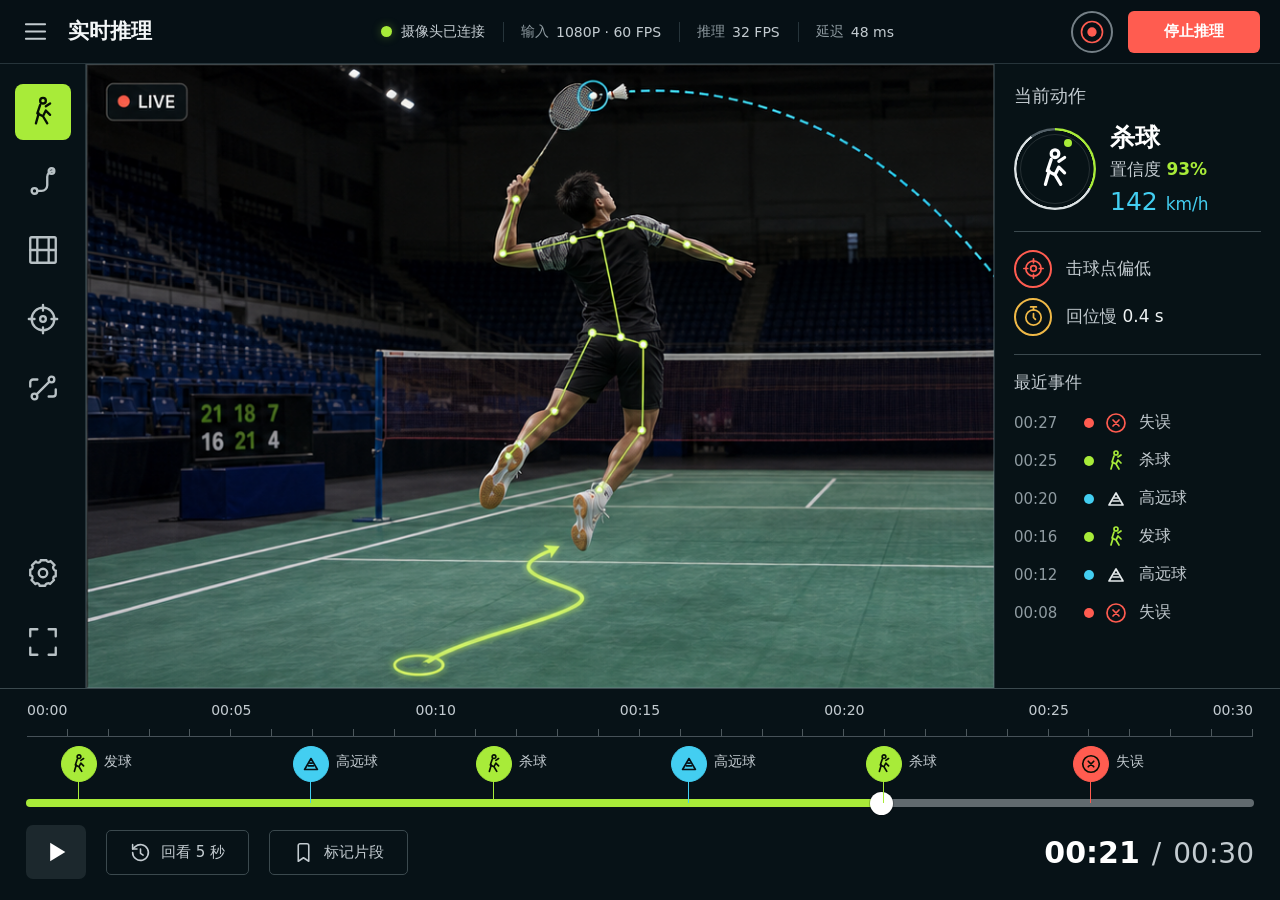
<file: assets/realtime_inference/index.html>
<!doctype html>
<html lang="zh-CN">
  <head>
    <meta charset="utf-8" />
    <meta name="viewport" content="width=device-width, initial-scale=1, viewport-fit=cover" />
    <meta name="theme-color" content="#061015" />
    <title>实时推理 - WFBARNet</title>
    <link rel="preload" href="./media/badminton-analysis-reference.png" as="image" />
    <link rel="stylesheet" href="./styles.css" />
    <script src="./app.js" defer></script>
  </head>
  <body>
    <svg class="icon-sprite" aria-hidden="true">
      <symbol id="icon-menu" viewBox="0 0 24 24">
        <path d="M4 6h16M4 12h16M4 18h16" />
      </symbol>
      <symbol id="icon-activity" viewBox="0 0 24 24">
        <path d="M3 12h4l3-8 4 16 3-8h4" />
      </symbol>
      <symbol id="icon-route" viewBox="0 0 24 24">
        <circle cx="6" cy="19" r="2" />
        <circle cx="18" cy="5" r="2" />
        <path d="M8 19h3a4 4 0 0 0 4-4V9a4 4 0 0 1 4-4" />
      </symbol>
      <symbol id="icon-court" viewBox="0 0 24 24">
        <rect x="3" y="3" width="18" height="18" rx="1" />
        <path d="M3 12h18M8 3v18M16 3v18" />
      </symbol>
      <symbol id="icon-crosshair" viewBox="0 0 24 24">
        <circle cx="12" cy="12" r="8" />
        <circle cx="12" cy="12" r="2" />
        <path d="M12 2v4M12 18v4M2 12h4M18 12h4" />
      </symbol>
      <symbol id="icon-waypoints" viewBox="0 0 24 24">
        <circle cx="6" cy="18" r="2" />
        <circle cx="18" cy="6" r="2" />
        <path d="M7.5 16.5 16.5 7.5M8 6H5a2 2 0 0 0-2 2v3M16 18h3a2 2 0 0 0 2-2v-3" />
      </symbol>
      <symbol id="icon-settings" viewBox="0 0 24 24">
        <circle cx="12" cy="12" r="3" />
        <path d="M19.4 15a1.7 1.7 0 0 0 .34 1.88l.06.06-2.83 2.83-.06-.06A1.7 1.7 0 0 0 15 19.4a1.7 1.7 0 0 0-1 .6 1.7 1.7 0 0 0-.4 1.08V21h-4v-.08A1.7 1.7 0 0 0 8.6 19.4a1.7 1.7 0 0 0-1.88.34l-.06.06-2.83-2.83.06-.06A1.7 1.7 0 0 0 4.6 15a1.7 1.7 0 0 0-.6-1 1.7 1.7 0 0 0-1.08-.4H3v-4h.08A1.7 1.7 0 0 0 4.6 8.6a1.7 1.7 0 0 0-.34-1.88l-.06-.06 2.83-2.83.06.06A1.7 1.7 0 0 0 9 4.6a1.7 1.7 0 0 0 1-.6 1.7 1.7 0 0 0 .4-1.08V3h4v.08A1.7 1.7 0 0 0 15.4 4a1.7 1.7 0 0 0 1.88-.34l.06-.06 2.83 2.83-.06.06A1.7 1.7 0 0 0 19.4 9c.12.37.35.7.66.93.3.24.68.37 1.06.37H21v4h-.08a1.7 1.7 0 0 0-1.52.7Z" />
      </symbol>
      <symbol id="icon-expand" viewBox="0 0 24 24">
        <path d="M8 3H3v5M16 3h5v5M8 21H3v-5M16 21h5v-5" />
      </symbol>
      <symbol id="icon-record" viewBox="0 0 24 24">
        <circle cx="12" cy="12" r="9" />
        <circle cx="12" cy="12" r="4" fill="currentColor" stroke="none" />
      </symbol>
      <symbol id="icon-panel" viewBox="0 0 24 24">
        <rect x="3" y="4" width="18" height="16" rx="2" />
        <path d="M15 4v16M7 9h4M7 13h4" />
      </symbol>
      <symbol id="icon-pause" viewBox="0 0 24 24">
        <rect x="6" y="4" width="4" height="16" rx="1" fill="currentColor" stroke="none" />
        <rect x="14" y="4" width="4" height="16" rx="1" fill="currentColor" stroke="none" />
      </symbol>
      <symbol id="icon-play" viewBox="0 0 24 24">
        <path d="m7 4 13 8-13 8Z" fill="currentColor" stroke="none" />
      </symbol>
      <symbol id="icon-replay" viewBox="0 0 24 24">
        <path d="M3 12a9 9 0 1 0 3-6.7L3 8" />
        <path d="M3 3v5h5M12 8v5l3 2" />
      </symbol>
      <symbol id="icon-bookmark" viewBox="0 0 24 24">
        <path d="M6 4a2 2 0 0 1 2-2h8a2 2 0 0 1 2 2v18l-6-4-6 4Z" />
      </symbol>
      <symbol id="icon-target" viewBox="0 0 24 24">
        <circle cx="12" cy="12" r="8" />
        <circle cx="12" cy="12" r="3" />
        <path d="M12 2v4M12 18v4M2 12h4M18 12h4" />
      </symbol>
      <symbol id="icon-timer" viewBox="0 0 24 24">
        <circle cx="12" cy="13" r="8" />
        <path d="M12 9v4l2 2M9 2h6M12 2v3" />
      </symbol>
      <symbol id="icon-x-circle" viewBox="0 0 24 24">
        <circle cx="12" cy="12" r="9" />
        <path d="m9 9 6 6M15 9l-6 6" />
      </symbol>
      <symbol id="icon-person" viewBox="0 0 24 24">
        <circle cx="12" cy="4" r="2" />
        <path d="m10 7-2 6 4 2 2-4 3 3M9 13l-2 7M12 15l3 5M14 8l3-2" />
      </symbol>
      <symbol id="icon-lob" viewBox="0 0 24 24">
        <path d="M5 18h14L12 6Z" />
        <path d="M9 14h6M10.5 11h3" />
      </symbol>
      <symbol id="icon-chevron-left" viewBox="0 0 24 24">
        <path d="m15 18-6-6 6-6" />
      </symbol>
    </svg>

    <div class="inference-app" id="inferenceApp">
      <header class="topbar">
        <div class="brand-cluster">
          <button class="icon-button menu-button" id="menuButton" type="button" aria-label="收起工具栏" aria-pressed="false">
            <svg class="icon" aria-hidden="true"><use href="#icon-menu" /></svg>
          </button>
          <div class="page-title">
            <span>实时推理</span>
            <small>WFBARNet</small>
          </div>
        </div>

        <dl class="telemetry" aria-label="推理状态">
          <div class="telemetry-item connection-status">
            <dt><span class="status-light" aria-hidden="true"></span>摄像头已连接</dt>
          </div>
          <div class="telemetry-item">
            <dt>输入</dt>
            <dd>1080P · 60 FPS</dd>
          </div>
          <div class="telemetry-item inference-rate">
            <dt>推理</dt>
            <dd>32 FPS</dd>
          </div>
          <div class="telemetry-item latency">
            <dt>延迟</dt>
            <dd>48 ms</dd>
          </div>
        </dl>

        <div class="topbar-actions">
          <button class="icon-button insight-toggle" id="insightToggle" type="button" aria-controls="insightPanel" aria-expanded="false" aria-label="打开动作面板">
            <svg class="icon" aria-hidden="true"><use href="#icon-panel" /></svg>
          </button>
          <button class="record-button" id="recordButton" type="button" aria-label="停止录制" aria-pressed="true">
            <svg class="icon" aria-hidden="true"><use href="#icon-record" /></svg>
          </button>
          <button class="stop-button" id="stopInference" type="button">
            <span class="stop-square" aria-hidden="true"></span>
            <span class="stop-label">停止推理</span>
          </button>
        </div>
      </header>

      <nav class="toolrail" aria-label="分析工具">
        <button class="tool-button is-active" type="button" data-tool="动作识别" aria-label="动作识别" aria-pressed="true" data-tooltip="动作识别">
          <svg class="icon" aria-hidden="true"><use href="#icon-person" /></svg>
        </button>
        <button class="tool-button" type="button" data-tool="轨迹分析" aria-label="轨迹分析" aria-pressed="false" data-tooltip="轨迹分析">
          <svg class="icon" aria-hidden="true"><use href="#icon-route" /></svg>
        </button>
        <button class="tool-button" type="button" data-tool="球场映射" aria-label="球场映射" aria-pressed="false" data-tooltip="球场映射">
          <svg class="icon" aria-hidden="true"><use href="#icon-court" /></svg>
        </button>
        <button class="tool-button" type="button" data-tool="击球定位" aria-label="击球定位" aria-pressed="false" data-tooltip="击球定位">
          <svg class="icon" aria-hidden="true"><use href="#icon-crosshair" /></svg>
        </button>
        <button class="tool-button" type="button" data-tool="落点追踪" aria-label="落点追踪" aria-pressed="false" data-tooltip="落点追踪">
          <svg class="icon" aria-hidden="true"><use href="#icon-waypoints" /></svg>
        </button>
        <span class="toolrail-spacer" aria-hidden="true"></span>
        <button class="tool-button" type="button" data-tool="推理设置" aria-label="推理设置" aria-pressed="false" data-tooltip="推理设置">
          <svg class="icon" aria-hidden="true"><use href="#icon-settings" /></svg>
        </button>
        <button class="tool-button" id="fullscreenButton" type="button" aria-label="全屏显示" data-tooltip="全屏显示">
          <svg class="icon" aria-hidden="true"><use href="#icon-expand" /></svg>
        </button>
      </nav>

      <main class="analysis-stage" aria-label="实时羽毛球分析画面">
        <div class="scene-crop">
          <div class="scene-window">
            <img class="scene-source" src="./media/badminton-analysis-reference.png" alt="羽毛球运动员杀球时的姿态骨架与飞行轨迹分析画面" />
          </div>
        </div>
        <div class="stage-edge" aria-hidden="true"></div>
        <div class="paused-overlay" id="pausedOverlay" role="status" aria-live="polite">
          <span class="paused-icon"><svg class="icon" aria-hidden="true"><use href="#icon-pause" /></svg></span>
          <strong>推理已暂停</strong>
          <small>画面流保持连接</small>
        </div>
      </main>

      <aside class="insight-panel" id="insightPanel" aria-label="动作诊断">
        <div class="panel-handle" aria-hidden="true"></div>
        <div class="panel-heading">
          <span>当前动作</span>
          <button class="icon-button panel-close" id="panelClose" type="button" aria-label="关闭动作面板">
            <svg class="icon" aria-hidden="true"><use href="#icon-chevron-left" /></svg>
          </button>
        </div>

        <section class="current-action" aria-labelledby="currentActionName">
          <div class="confidence-ring" aria-label="动作置信度 93%">
            <svg class="action-figure" aria-hidden="true"><use href="#icon-person" /></svg>
            <span class="ring-dot" aria-hidden="true"></span>
          </div>
          <div class="action-reading">
            <h2 id="currentActionName">杀球</h2>
            <p>置信度 <strong>93%</strong></p>
            <output class="speed-reading">142 <small>km/h</small></output>
          </div>
        </section>

        <div class="diagnostic-list" aria-label="动作诊断">
          <div class="diagnostic-item">
            <span class="diagnostic-icon is-danger"><svg class="icon" aria-hidden="true"><use href="#icon-target" /></svg></span>
            <span>击球点偏低</span>
          </div>
          <div class="diagnostic-item">
            <span class="diagnostic-icon is-warning"><svg class="icon" aria-hidden="true"><use href="#icon-timer" /></svg></span>
            <span>回位慢 <strong>0.4 s</strong></span>
          </div>
        </div>

        <section class="recent-events" aria-labelledby="recentEventsTitle">
          <h2 id="recentEventsTitle">最近事件</h2>
          <ol class="event-list">
            <li><button type="button" data-seek="27"><time datetime="PT27S">00:27</time><span class="event-dot error"></span><svg class="event-icon error" aria-hidden="true"><use href="#icon-x-circle" /></svg><span>失误</span></button></li>
            <li><button type="button" data-seek="25"><time datetime="PT25S">00:25</time><span class="event-dot smash"></span><svg class="event-icon smash" aria-hidden="true"><use href="#icon-person" /></svg><span>杀球</span></button></li>
            <li><button type="button" data-seek="20"><time datetime="PT20S">00:20</time><span class="event-dot lob"></span><svg class="event-icon lob" aria-hidden="true"><use href="#icon-lob" /></svg><span>高远球</span></button></li>
            <li><button type="button" data-seek="16"><time datetime="PT16S">00:16</time><span class="event-dot smash"></span><svg class="event-icon smash" aria-hidden="true"><use href="#icon-person" /></svg><span>发球</span></button></li>
            <li><button type="button" data-seek="12"><time datetime="PT12S">00:12</time><span class="event-dot lob"></span><svg class="event-icon lob" aria-hidden="true"><use href="#icon-lob" /></svg><span>高远球</span></button></li>
            <li><button type="button" data-seek="8"><time datetime="PT8S">00:08</time><span class="event-dot error"></span><svg class="event-icon error" aria-hidden="true"><use href="#icon-x-circle" /></svg><span>失误</span></button></li>
          </ol>
        </section>
      </aside>

      <section class="timeline-panel" aria-label="视频事件时间线">
        <div class="timeline-ruler" aria-hidden="true">
          <span style="--position: 0%">00:00</span>
          <span style="--position: 16.667%">00:05</span>
          <span style="--position: 33.333%">00:10</span>
          <span style="--position: 50%">00:15</span>
          <span style="--position: 66.667%">00:20</span>
          <span style="--position: 83.333%">00:25</span>
          <span style="--position: 100%">00:30</span>
        </div>

        <div class="event-track" aria-label="关键事件">
          <button class="timeline-event serve" type="button" style="--position: 4%" data-seek="1.2" aria-label="跳转到 1.2 秒，发球">
            <span class="event-pin"><svg class="icon" aria-hidden="true"><use href="#icon-person" /></svg></span><span class="event-name">发球</span>
          </button>
          <button class="timeline-event lob" type="button" style="--position: 23%" data-seek="6.9" aria-label="跳转到 6.9 秒，高远球">
            <span class="event-pin"><svg class="icon" aria-hidden="true"><use href="#icon-lob" /></svg></span><span class="event-name">高远球</span>
          </button>
          <button class="timeline-event smash" type="button" style="--position: 38%" data-seek="11.4" aria-label="跳转到 11.4 秒，杀球">
            <span class="event-pin"><svg class="icon" aria-hidden="true"><use href="#icon-person" /></svg></span><span class="event-name">杀球</span>
          </button>
          <button class="timeline-event lob" type="button" style="--position: 54%" data-seek="16.2" aria-label="跳转到 16.2 秒，高远球">
            <span class="event-pin"><svg class="icon" aria-hidden="true"><use href="#icon-lob" /></svg></span><span class="event-name">高远球</span>
          </button>
          <button class="timeline-event smash" type="button" style="--position: 70%" data-seek="21" aria-label="跳转到 21 秒，杀球">
            <span class="event-pin"><svg class="icon" aria-hidden="true"><use href="#icon-person" /></svg></span><span class="event-name">杀球</span>
          </button>
          <button class="timeline-event error" type="button" style="--position: 87%" data-seek="26.1" aria-label="跳转到 26.1 秒，失误">
            <span class="event-pin"><svg class="icon" aria-hidden="true"><use href="#icon-x-circle" /></svg></span><span class="event-name">失误</span>
          </button>
        </div>

        <label class="scrubber-label" for="timelineScrubber">视频进度</label>
        <input class="timeline-scrubber" id="timelineScrubber" type="range" min="0" max="30" step="0.05" value="21" aria-valuetext="21 秒，共 30 秒" />

        <div class="playback-controls">
          <button class="play-button" id="playButton" type="button" aria-label="播放" aria-pressed="false">
            <svg class="icon play-state-icon" aria-hidden="true"><use href="#icon-play" /></svg>
          </button>
          <button class="command-button" id="replayButton" type="button">
            <svg class="icon" aria-hidden="true"><use href="#icon-replay" /></svg>
            <span>回看 5 秒</span>
          </button>
          <button class="command-button" id="bookmarkButton" type="button" aria-pressed="false">
            <svg class="icon" aria-hidden="true"><use href="#icon-bookmark" /></svg>
            <span>标记片段</span>
          </button>
          <output class="time-readout" aria-live="off"><strong id="currentTime">00:21</strong><span>/</span><span>00:30</span></output>
        </div>
      </section>

      <div class="toast" id="toast" role="status" aria-live="polite"></div>
    </div>
  </body>
</html>
</file>
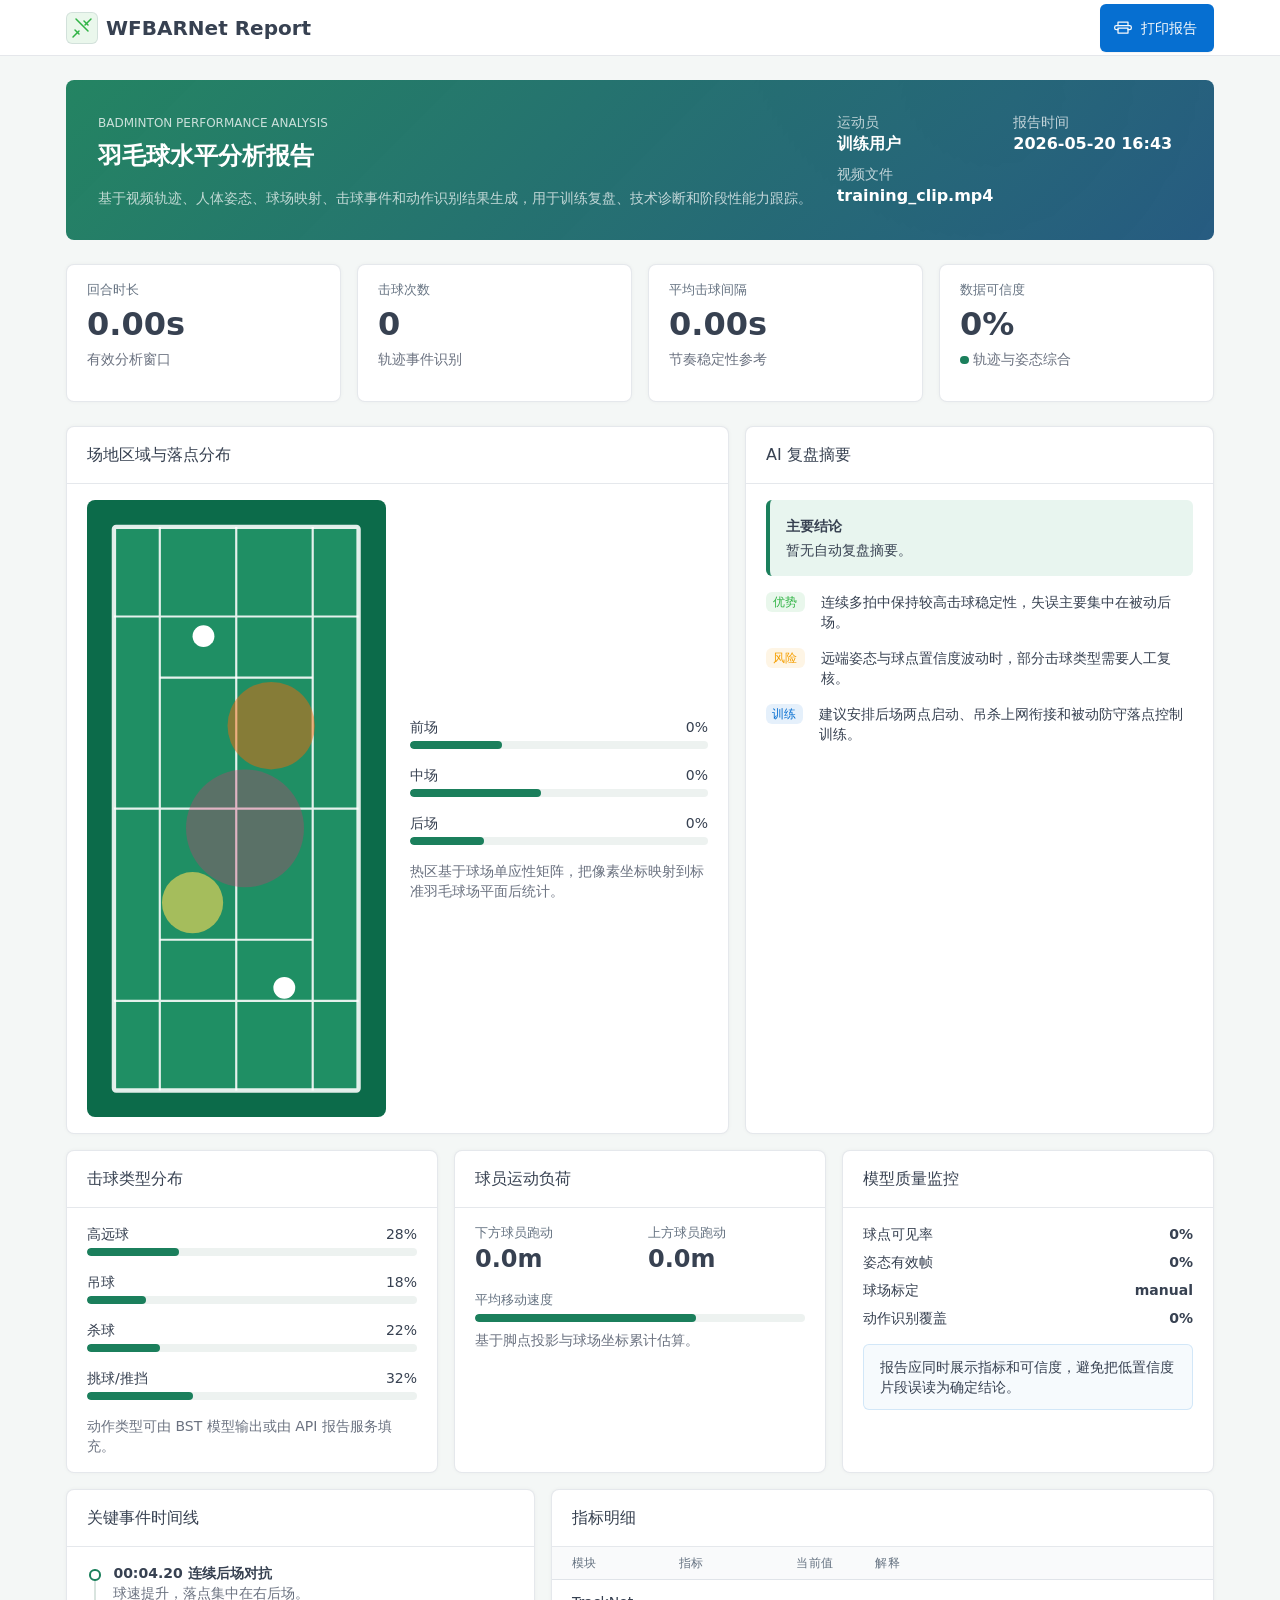
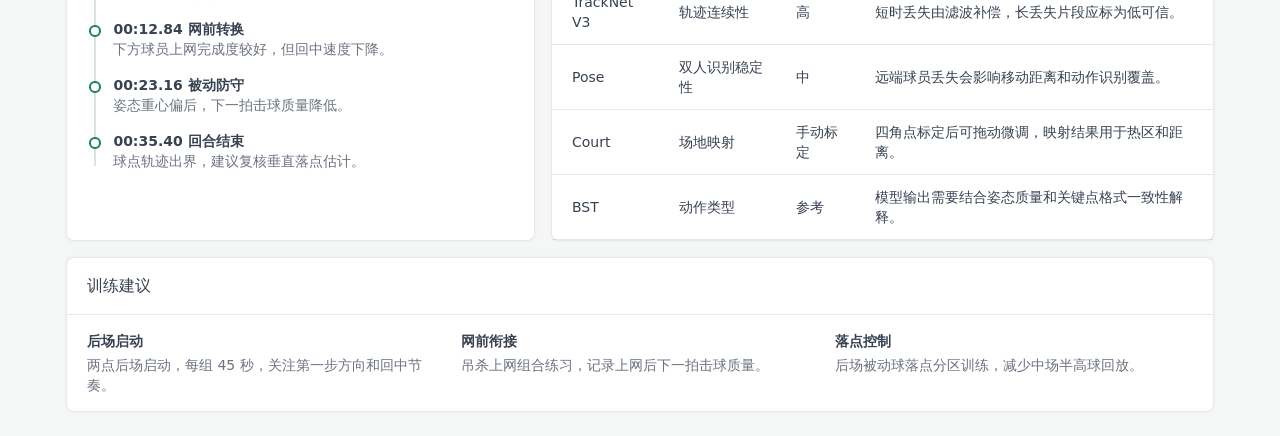
<file: assets/report_template/report-template.html>
﻿<!doctype html>
<html lang="zh-CN">
  <head>
    <meta charset="utf-8" />
    <meta name="viewport" content="width=device-width, initial-scale=1, viewport-fit=cover" />
    <meta http-equiv="X-UA-Compatible" content="ie=edge" />
    <title>羽毛球数据分析报告 - WFBARNet</title>
    <link href="./static/css/tabler.css?1779152072" rel="stylesheet" />
    <link href="./static/css/tabler-vendors.css?1779152072" rel="stylesheet" />
    <link href="./static/css/tabler-themes.css?1779152072" rel="stylesheet" />
    <style>
      :root {
        --report-accent: #1b7f5c;
        --report-accent-soft: #e8f5ef;
        --report-ink: #182433;
        --report-muted: #667382;
        --report-court: #1f8f64;
        --report-court-line: rgba(255, 255, 255, 0.88);
      }

      body {
        font-family:
          Inter, ui-sans-serif, system-ui, -apple-system, BlinkMacSystemFont, "Segoe UI", sans-serif;
        color: var(--report-ink);
        background: #f4f7f6;
      }

      .report-page {
        min-height: 100vh;
      }

      .report-shell {
        max-width: 1180px;
      }

      .report-header {
        background:
          linear-gradient(135deg, rgba(27, 127, 92, 0.96), rgba(25, 81, 121, 0.94)),
          radial-gradient(circle at 82% 18%, rgba(255, 255, 255, 0.22), transparent 28%);
        color: #fff;
        border-radius: 8px;
        overflow: hidden;
      }

      .report-header .text-secondary {
        color: rgba(255, 255, 255, 0.72) !important;
      }

      .report-title {
        max-width: 720px;
      }

      .report-kicker {
        font-size: 0.75rem;
        letter-spacing: 0;
        text-transform: uppercase;
        opacity: 0.76;
      }

      .metric-card {
        min-height: 138px;
      }

      .metric-value {
        font-size: 2rem;
        line-height: 1.05;
        font-weight: 720;
        letter-spacing: 0;
      }

      .metric-label {
        color: var(--report-muted);
        font-size: 0.82rem;
      }

      .status-dot {
        display: inline-block;
        width: 0.55rem;
        height: 0.55rem;
        border-radius: 999px;
        background: var(--report-accent);
      }

      .court-panel {
        background: #0c6b4a;
        border-radius: 8px;
        padding: 16px;
      }

      .court-svg {
        width: 100%;
        max-width: 360px;
        display: block;
        margin: 0 auto;
      }

      .bar-track {
        height: 8px;
        background: #edf2f0;
        border-radius: 999px;
        overflow: hidden;
      }

      .bar-fill {
        height: 100%;
        background: var(--report-accent);
        border-radius: inherit;
      }

      .timeline {
        position: relative;
      }

      .timeline::before {
        content: "";
        position: absolute;
        top: 0.35rem;
        bottom: 0.35rem;
        left: 0.46rem;
        width: 2px;
        background: #d9e4df;
      }

      .timeline-item {
        position: relative;
        padding-left: 1.65rem;
      }

      .timeline-item::before {
        content: "";
        position: absolute;
        left: 0.13rem;
        top: 0.35rem;
        width: 0.72rem;
        height: 0.72rem;
        border-radius: 50%;
        background: #fff;
        border: 2px solid var(--report-accent);
      }

      .insight-callout {
        border-left: 4px solid var(--report-accent);
        background: var(--report-accent-soft);
      }

      .table thead th {
        color: var(--report-muted);
        font-size: 0.78rem;
        text-transform: none;
      }

      @media print {
        body {
          background: #fff;
        }

        .d-print-none {
          display: none !important;
        }

        .report-shell {
          max-width: none;
        }

        .card,
        .report-header {
          break-inside: avoid;
          box-shadow: none !important;
        }
      }
    </style>
  </head>
  <body>
    <script src="./static/js/tabler-theme.min.js?1779152072"></script>
    <div class="page report-page">
      <header class="navbar navbar-expand-md d-print-none">
        <div class="container-xl report-shell">
          <div class="navbar-brand d-flex align-items-center gap-2">
            <span class="avatar avatar-sm bg-green-lt text-green">
              <svg xmlns="http://www.w3.org/2000/svg" class="icon icon-1" width="24" height="24" viewBox="0 0 24 24" fill="none" stroke="currentColor" stroke-width="2" stroke-linecap="round" stroke-linejoin="round">
                <path d="M6 3l12 12" />
                <path d="M5 14l4 4" />
                <path d="M14 5l4 4" />
                <path d="M3 21l6 -6" />
                <path d="M15 9l6 -6" />
              </svg>
            </span>
            <span>WFBARNet Report</span>
          </div>
          <div class="navbar-nav flex-row ms-auto">
            <button class="btn btn-primary" type="button" onclick="window.print()">
              <svg xmlns="http://www.w3.org/2000/svg" class="icon icon-1" width="24" height="24" viewBox="0 0 24 24" fill="none" stroke="currentColor" stroke-width="2" stroke-linecap="round" stroke-linejoin="round">
                <path d="M6 9v-4h12v4" />
                <path d="M6 18h12v-6h-12z" />
                <path d="M6 14h-2a2 2 0 0 1 -2 -2v-1a2 2 0 0 1 2 -2h16a2 2 0 0 1 2 2v1a2 2 0 0 1 -2 2h-2" />
              </svg>
              打印报告
            </button>
          </div>
        </div>
      </header>

      <main class="page-wrapper">
        <div class="page-body">
          <div class="container-xl report-shell">
            <section class="report-header p-4 p-md-5 mb-4">
              <div class="row g-4 align-items-end">
                <div class="col-lg-8">
                  <div class="report-kicker mb-2">Badminton Performance Analysis</div>
                  <h1 class="report-title mb-3">羽毛球水平分析报告</h1>
                  <p class="mb-0 text-secondary">
                    基于视频轨迹、人体姿态、球场映射、击球事件和动作识别结果生成，用于训练复盘、技术诊断和阶段性能力跟踪。
                  </p>
                </div>
                <div class="col-lg-4">
                  <div class="row g-2">
                    <div class="col-6">
                      <div class="text-secondary">运动员</div>
                      <div class="h3 mb-0" data-report-field="athlete_name">训练用户</div>
                    </div>
                    <div class="col-6">
                      <div class="text-secondary">报告时间</div>
                      <div class="h3 mb-0" data-report-field="generated_at">2026-05-20 16:43</div>
                    </div>
                    <div class="col-12">
                      <div class="text-secondary">视频文件</div>
                      <div class="h3 mb-0 text-truncate" data-report-field="video_name">training_clip.mp4</div>
                    </div>
                  </div>
                </div>
              </div>
            </section>

            <div class="row row-cards mb-4">
              <div class="col-sm-6 col-lg-3">
                <div class="card metric-card">
                  <div class="card-body">
                    <div class="metric-label">回合时长</div>
                    <div class="metric-value mt-2" data-report-field="duration_s">0.00s</div>
                    <div class="text-secondary mt-2">有效分析窗口</div>
                  </div>
                </div>
              </div>
              <div class="col-sm-6 col-lg-3">
                <div class="card metric-card">
                  <div class="card-body">
                    <div class="metric-label">击球次数</div>
                    <div class="metric-value mt-2" data-report-field="hit_count">0</div>
                    <div class="text-secondary mt-2">轨迹事件识别</div>
                  </div>
                </div>
              </div>
              <div class="col-sm-6 col-lg-3">
                <div class="card metric-card">
                  <div class="card-body">
                    <div class="metric-label">平均击球间隔</div>
                    <div class="metric-value mt-2" data-report-field="avg_hit_interval">0.00s</div>
                    <div class="text-secondary mt-2">节奏稳定性参考</div>
                  </div>
                </div>
              </div>
              <div class="col-sm-6 col-lg-3">
                <div class="card metric-card">
                  <div class="card-body">
                    <div class="metric-label">数据可信度</div>
                    <div class="metric-value mt-2" data-report-field="reliability_score">0%</div>
                    <div class="text-secondary mt-2"><span class="status-dot me-1"></span>轨迹与姿态综合</div>
                  </div>
                </div>
              </div>
            </div>

            <div class="row row-cards">
              <div class="col-lg-7">
                <div class="card h-100">
                  <div class="card-header">
                    <h2 class="card-title">场地区域与落点分布</h2>
                  </div>
                  <div class="card-body">
                    <div class="row g-4 align-items-center">
                      <div class="col-md-6">
                        <div class="court-panel">
                          <svg class="court-svg" viewBox="0 0 244 536" role="img" aria-label="羽毛球场热区示意">
                            <rect x="10" y="10" width="224" height="516" rx="2" fill="var(--report-court)" stroke="var(--report-court-line)" stroke-width="4" />
                            <path d="M10 92h224M10 444h224M10 268h224M52 10v516M192 10v516M122 10v516" stroke="var(--report-court-line)" stroke-width="2" />
                            <path d="M52 148h140M52 388h140" stroke="var(--report-court-line)" stroke-width="2" />
                            <circle cx="82" cy="354" r="28" fill="#ffdd57" fill-opacity="0.6" />
                            <circle cx="154" cy="192" r="40" fill="#f76707" fill-opacity="0.48" />
                            <circle cx="130" cy="286" r="54" fill="#d6336c" fill-opacity="0.32" />
                            <circle cx="92" cy="110" r="10" fill="#fff" />
                            <circle cx="166" cy="432" r="10" fill="#fff" />
                          </svg>
                        </div>
                      </div>
                      <div class="col-md-6">
                        <div class="mb-3">
                          <div class="d-flex justify-content-between mb-1">
                            <span>前场</span><span data-report-field="front_zone">0%</span>
                          </div>
                          <div class="bar-track"><div class="bar-fill" style="width: 31%"></div></div>
                        </div>
                        <div class="mb-3">
                          <div class="d-flex justify-content-between mb-1">
                            <span>中场</span><span data-report-field="mid_zone">0%</span>
                          </div>
                          <div class="bar-track"><div class="bar-fill" style="width: 44%"></div></div>
                        </div>
                        <div class="mb-3">
                          <div class="d-flex justify-content-between mb-1">
                            <span>后场</span><span data-report-field="back_zone">0%</span>
                          </div>
                          <div class="bar-track"><div class="bar-fill" style="width: 25%"></div></div>
                        </div>
                        <div class="text-secondary">
                          热区基于球场单应性矩阵，把像素坐标映射到标准羽毛球场平面后统计。
                        </div>
                      </div>
                    </div>
                  </div>
                </div>
              </div>

              <div class="col-lg-5">
                <div class="card h-100">
                  <div class="card-header">
                    <h2 class="card-title">AI 复盘摘要</h2>
                  </div>
                  <div class="card-body">
                    <div class="insight-callout rounded p-3 mb-3">
                      <div class="fw-bold mb-1">主要结论</div>
                      <div data-report-field="ai_summary">暂无自动复盘摘要。</div>
                    </div>
                    <div class="d-flex align-items-start gap-3 mb-3">
                      <span class="badge bg-green-lt text-green">优势</span>
                      <div>连续多拍中保持较高击球稳定性，失误主要集中在被动后场。</div>
                    </div>
                    <div class="d-flex align-items-start gap-3 mb-3">
                      <span class="badge bg-yellow-lt text-yellow">风险</span>
                      <div>远端姿态与球点置信度波动时，部分击球类型需要人工复核。</div>
                    </div>
                    <div class="d-flex align-items-start gap-3">
                      <span class="badge bg-blue-lt text-blue">训练</span>
                      <div>建议安排后场两点启动、吊杀上网衔接和被动防守落点控制训练。</div>
                    </div>
                  </div>
                </div>
              </div>

              <div class="col-lg-4">
                <div class="card h-100">
                  <div class="card-header">
                    <h2 class="card-title">击球类型分布</h2>
                  </div>
                  <div class="card-body">
                    <div class="mb-3">
                      <div class="d-flex justify-content-between mb-1"><span>高远球</span><span>28%</span></div>
                      <div class="bar-track"><div class="bar-fill" style="width: 28%"></div></div>
                    </div>
                    <div class="mb-3">
                      <div class="d-flex justify-content-between mb-1"><span>吊球</span><span>18%</span></div>
                      <div class="bar-track"><div class="bar-fill" style="width: 18%"></div></div>
                    </div>
                    <div class="mb-3">
                      <div class="d-flex justify-content-between mb-1"><span>杀球</span><span>22%</span></div>
                      <div class="bar-track"><div class="bar-fill" style="width: 22%"></div></div>
                    </div>
                    <div class="mb-3">
                      <div class="d-flex justify-content-between mb-1"><span>挑球/推挡</span><span>32%</span></div>
                      <div class="bar-track"><div class="bar-fill" style="width: 32%"></div></div>
                    </div>
                    <div class="text-secondary">动作类型可由 BST 模型输出或由 API 报告服务填充。</div>
                  </div>
                </div>
              </div>

              <div class="col-lg-4">
                <div class="card h-100">
                  <div class="card-header">
                    <h2 class="card-title">球员运动负荷</h2>
                  </div>
                  <div class="card-body">
                    <div class="row g-3">
                      <div class="col-6">
                        <div class="metric-label">下方球员跑动</div>
                        <div class="h1 mb-0" data-report-field="bottom_distance">0.0m</div>
                      </div>
                      <div class="col-6">
                        <div class="metric-label">上方球员跑动</div>
                        <div class="h1 mb-0" data-report-field="top_distance">0.0m</div>
                      </div>
                      <div class="col-12">
                        <div class="metric-label mb-1">平均移动速度</div>
                        <div class="bar-track"><div class="bar-fill" style="width: 67%"></div></div>
                        <div class="text-secondary mt-2">基于脚点投影与球场坐标累计估算。</div>
                      </div>
                    </div>
                  </div>
                </div>
              </div>

              <div class="col-lg-4">
                <div class="card h-100">
                  <div class="card-header">
                    <h2 class="card-title">模型质量监控</h2>
                  </div>
                  <div class="card-body">
                    <div class="d-flex justify-content-between mb-2">
                      <span>球点可见率</span><strong data-report-field="track_visible_rate">0%</strong>
                    </div>
                    <div class="d-flex justify-content-between mb-2">
                      <span>姿态有效帧</span><strong data-report-field="pose_valid_rate">0%</strong>
                    </div>
                    <div class="d-flex justify-content-between mb-2">
                      <span>球场标定</span><strong data-report-field="court_status">manual</strong>
                    </div>
                    <div class="d-flex justify-content-between mb-3">
                      <span>动作识别覆盖</span><strong data-report-field="bst_coverage">0%</strong>
                    </div>
                    <div class="alert alert-info mb-0">
                      报告应同时展示指标和可信度，避免把低置信度片段误读为确定结论。
                    </div>
                  </div>
                </div>
              </div>

              <div class="col-lg-5">
                <div class="card h-100">
                  <div class="card-header">
                    <h2 class="card-title">关键事件时间线</h2>
                  </div>
                  <div class="card-body">
                    <div class="timeline">
                      <div class="timeline-item mb-3">
                        <div class="fw-bold">00:04.20 连续后场对抗</div>
                        <div class="text-secondary">球速提升，落点集中在右后场。</div>
                      </div>
                      <div class="timeline-item mb-3">
                        <div class="fw-bold">00:12.84 网前转换</div>
                        <div class="text-secondary">下方球员上网完成度较好，但回中速度下降。</div>
                      </div>
                      <div class="timeline-item mb-3">
                        <div class="fw-bold">00:23.16 被动防守</div>
                        <div class="text-secondary">姿态重心偏后，下一拍击球质量降低。</div>
                      </div>
                      <div class="timeline-item">
                        <div class="fw-bold">00:35.40 回合结束</div>
                        <div class="text-secondary">球点轨迹出界，建议复核垂直落点估计。</div>
                      </div>
                    </div>
                  </div>
                </div>
              </div>

              <div class="col-lg-7">
                <div class="card h-100">
                  <div class="card-header">
                    <h2 class="card-title">指标明细</h2>
                  </div>
                  <div class="table-responsive">
                    <table class="table table-vcenter card-table">
                      <thead>
                        <tr>
                          <th>模块</th>
                          <th>指标</th>
                          <th>当前值</th>
                          <th>解释</th>
                        </tr>
                      </thead>
                      <tbody>
                        <tr>
                          <td>TrackNet V3</td>
                          <td>轨迹连续性</td>
                          <td>高</td>
                          <td>短时丢失由滤波补偿，长丢失片段应标为低可信。</td>
                        </tr>
                        <tr>
                          <td>Pose</td>
                          <td>双人识别稳定性</td>
                          <td>中</td>
                          <td>远端球员丢失会影响移动距离和动作识别覆盖。</td>
                        </tr>
                        <tr>
                          <td>Court</td>
                          <td>场地映射</td>
                          <td>手动标定</td>
                          <td>四角点标定后可拖动微调，映射结果用于热区和距离。</td>
                        </tr>
                        <tr>
                          <td>BST</td>
                          <td>动作类型</td>
                          <td>参考</td>
                          <td>模型输出需要结合姿态质量和关键点格式一致性解释。</td>
                        </tr>
                      </tbody>
                    </table>
                  </div>
                </div>
              </div>

              <div class="col-12">
                <div class="card">
                  <div class="card-header">
                    <h2 class="card-title">训练建议</h2>
                  </div>
                  <div class="card-body">
                    <div class="row g-3">
                      <div class="col-md-4">
                        <div class="fw-bold mb-1">后场启动</div>
                        <div class="text-secondary">两点后场启动，每组 45 秒，关注第一步方向和回中节奏。</div>
                      </div>
                      <div class="col-md-4">
                        <div class="fw-bold mb-1">网前衔接</div>
                        <div class="text-secondary">吊杀上网组合练习，记录上网后下一拍击球质量。</div>
                      </div>
                      <div class="col-md-4">
                        <div class="fw-bold mb-1">落点控制</div>
                        <div class="text-secondary">后场被动球落点分区训练，减少中场半高球回放。</div>
                      </div>
                    </div>
                  </div>
                </div>
              </div>
            </div>
          </div>
        </div>
      </main>
    </div>

    <script src="./static/js/tabler.min.js?1779152072" defer></script>
    <script>
      document.addEventListener("DOMContentLoaded", function () {
        var generatedAt = document.querySelector('[data-report-field="generated_at"]');
        if (generatedAt && generatedAt.textContent.trim() === "2026-05-19") {
          generatedAt.textContent = new Date().toLocaleDateString("zh-CN");
        }
      });
    </script>
  </body>
</html>
</file>
<file: assets/realtime_inference/styles.css>
:root {
  color-scheme: dark;
  --bg: #040a0d;
  --bg-raised: #071216;
  --bg-soft: #0b181d;
  --line: #26343a;
  --line-strong: #3b494e;
  --text: #f3f6f7;
  --text-soft: #c3cbd0;
  --muted: #8f9ba1;
  --lime: #a8eb39;
  --lime-soft: #c7f45a;
  --cyan: #43cef1;
  --red: #ff5c50;
  --amber: #f0b947;
  --header-height: 64px;
  --timeline-height: 224px;
  --toolrail-width: 98px;
  --insight-width: 319px;
  --focus: #e5ff9c;
  --ease-out: cubic-bezier(0.22, 1, 0.36, 1);
  --z-sticky: 20;
  --z-panel: 30;
  --z-toast: 40;
  --z-tooltip: 50;
  font-family: "Microsoft YaHei UI", "PingFang SC", "Noto Sans CJK SC", system-ui, sans-serif;
}

* {
  box-sizing: border-box;
}

html,
body {
  width: 100%;
  min-width: 320px;
  height: 100%;
  margin: 0;
  overflow: hidden;
  background: var(--bg);
}

body {
  color: var(--text);
  font-size: 16px;
  -webkit-font-smoothing: antialiased;
}

button,
input {
  font: inherit;
}

button {
  color: inherit;
}

button:focus-visible,
input:focus-visible {
  outline: 2px solid var(--focus);
  outline-offset: 2px;
}

.icon-sprite {
  position: absolute;
  width: 0;
  height: 0;
  overflow: hidden;
}

.icon {
  width: 24px;
  height: 24px;
  fill: none;
  stroke: currentColor;
  stroke-width: 1.8;
  stroke-linecap: round;
  stroke-linejoin: round;
  flex: 0 0 auto;
}

.inference-app {
  position: relative;
  display: grid;
  grid-template-columns: var(--toolrail-width) minmax(0, 1fr) var(--insight-width);
  grid-template-rows: var(--header-height) minmax(0, 1fr) var(--timeline-height);
  width: 100%;
  height: 100dvh;
  min-height: 620px;
  overflow: hidden;
  background: var(--bg);
}

.topbar {
  position: relative;
  z-index: var(--z-sticky);
  grid-column: 1 / -1;
  display: grid;
  grid-template-columns: minmax(250px, 1fr) auto minmax(250px, 1fr);
  align-items: center;
  height: var(--header-height);
  padding: 0 28px 0 20px;
  border-bottom: 1px solid var(--line);
  background: #061015;
}

.brand-cluster,
.topbar-actions,
.telemetry,
.telemetry-item,
.record-button,
.stop-button,
.page-title,
.playback-controls,
.command-button {
  display: flex;
  align-items: center;
}

.brand-cluster {
  min-width: 0;
  gap: 21px;
}

.page-title {
  min-width: 0;
  gap: 10px;
  font-size: 21px;
  line-height: 1;
  font-weight: 700;
  white-space: nowrap;
}

.page-title small {
  display: none;
  color: var(--muted);
  font-size: 11px;
  font-weight: 600;
}

.icon-button,
.record-button,
.tool-button,
.play-button,
.command-button,
.timeline-event,
.event-list button {
  appearance: none;
  border: 0;
  background: transparent;
  cursor: pointer;
}

.icon-button {
  display: grid;
  width: 40px;
  height: 40px;
  padding: 0;
  place-items: center;
  border-radius: 6px;
}

.icon-button:hover {
  background: rgba(255, 255, 255, 0.07);
}

.menu-button .icon {
  width: 29px;
  height: 29px;
  color: var(--text-soft);
  stroke-width: 1.5;
}

.telemetry {
  justify-content: center;
  height: 100%;
  margin: 0;
}

.telemetry-item {
  position: relative;
  gap: 7px;
  height: 26px;
  padding: 0 29px;
  color: var(--text-soft);
  font-size: 16px;
  white-space: nowrap;
  font-variant-numeric: tabular-nums;
}

.telemetry-item + .telemetry-item::before {
  content: "";
  position: absolute;
  top: 3px;
  bottom: 3px;
  left: 0;
  width: 1px;
  background: var(--line);
}

.telemetry dt,
.telemetry dd {
  margin: 0;
}

.telemetry dt {
  color: var(--muted);
}

.telemetry dd {
  color: var(--text-soft);
}

.connection-status dt {
  color: var(--text-soft);
}

.status-light {
  display: inline-block;
  width: 11px;
  height: 11px;
  margin-right: 9px;
  border-radius: 50%;
  background: var(--lime);
  box-shadow: 0 0 10px rgba(168, 235, 57, 0.34);
  vertical-align: -1px;
}

.topbar-actions {
  justify-content: flex-end;
  gap: 24px;
}

.record-button {
  width: 42px;
  height: 42px;
  padding: 0;
  justify-content: center;
  border: 2px solid #758087;
  border-radius: 50%;
  color: var(--red);
  transition: opacity 180ms var(--ease-out), border-color 180ms var(--ease-out);
}

.record-button:hover {
  border-color: var(--text-soft);
}

.record-button[aria-pressed="false"] {
  color: #667177;
  opacity: 0.8;
}

.record-button .icon {
  width: 28px;
  height: 28px;
  stroke-width: 1.4;
}

.stop-button {
  min-width: 152px;
  height: 42px;
  justify-content: center;
  gap: 9px;
  padding: 0 20px;
  border: 0;
  border-radius: 6px;
  background: var(--red);
  color: #fff;
  font-size: 17px;
  font-weight: 700;
  cursor: pointer;
  transition: background 180ms var(--ease-out), transform 180ms var(--ease-out);
}

.stop-button:hover {
  background: #ff7268;
}

.stop-button:active {
  transform: translateY(1px);
}

.stop-square {
  display: none;
  width: 11px;
  height: 11px;
  border-radius: 2px;
  background: currentColor;
}

.inference-app.is-paused .stop-button {
  background: var(--lime);
  color: #071005;
}

.inference-app.is-paused .status-light {
  background: var(--amber);
  box-shadow: 0 0 10px rgba(240, 185, 71, 0.34);
}

.insight-toggle {
  display: none;
}

.toolrail {
  position: relative;
  z-index: 5;
  grid-column: 1;
  grid-row: 2;
  display: flex;
  min-height: 0;
  padding: 20px 18px 18px;
  flex-direction: column;
  align-items: center;
  gap: 13px;
  border-right: 1px solid var(--line);
  background: #071217;
  transition: transform 220ms var(--ease-out), opacity 180ms var(--ease-out);
}

.toolrail-spacer {
  flex: 1 1 auto;
  min-height: 2px;
}

.tool-button {
  position: relative;
  display: grid;
  width: 60px;
  height: 60px;
  flex: 0 0 60px;
  padding: 0;
  place-items: center;
  border-radius: 8px;
  color: #b8c1c5;
  transition: color 160ms var(--ease-out), background 160ms var(--ease-out);
}

.tool-button .icon {
  width: 34px;
  height: 34px;
  stroke-width: 1.65;
}

.tool-button:hover {
  color: #fff;
  background: rgba(255, 255, 255, 0.06);
}

.tool-button.is-active {
  color: #071005;
  background: var(--lime);
}

.tool-button::after {
  content: attr(data-tooltip);
  position: absolute;
  z-index: var(--z-tooltip);
  top: 50%;
  left: calc(100% + 14px);
  width: max-content;
  max-width: 160px;
  padding: 7px 10px;
  border: 1px solid var(--line-strong);
  border-radius: 4px;
  background: #0b171c;
  color: var(--text);
  font-size: 13px;
  line-height: 1;
  pointer-events: none;
  opacity: 0;
  transform: translate(-5px, -50%);
  transition: opacity 150ms var(--ease-out), transform 150ms var(--ease-out);
}

.tool-button:hover::after,
.tool-button:focus-visible::after {
  opacity: 1;
  transform: translate(0, -50%);
}

.inference-app.is-toolrail-collapsed {
  --toolrail-width: 0px;
}

.inference-app.is-toolrail-collapsed .toolrail {
  opacity: 0;
  pointer-events: none;
  transform: translateX(-100%);
}

.analysis-stage {
  position: relative;
  grid-column: 2;
  grid-row: 2;
  min-width: 0;
  min-height: 0;
  overflow: hidden;
  background: #080e11;
}

.scene-crop {
  position: absolute;
  inset: 0;
  overflow: hidden;
  background: #080e11;
}

.scene-window {
  position: absolute;
  top: 50%;
  left: 0;
  width: auto;
  min-width: 100%;
  height: 100%;
  min-height: 100%;
  aspect-ratio: 1259 / 653;
  overflow: hidden;
  transform: translateY(-50%);
}

.scene-source {
  position: absolute;
  top: -9.8%;
  left: -7.78%;
  display: block;
  width: 133.12%;
  height: 144.1%;
  max-width: none;
  object-fit: fill;
  user-select: none;
  -webkit-user-drag: none;
}

.stage-edge {
  position: absolute;
  inset: 0;
  border: 1px solid rgba(114, 134, 141, 0.35);
  pointer-events: none;
}

.paused-overlay {
  position: absolute;
  inset: 0;
  display: flex;
  flex-direction: column;
  align-items: center;
  justify-content: center;
  background: rgba(3, 10, 13, 0.66);
  color: var(--text);
  opacity: 0;
  pointer-events: none;
  transition: opacity 200ms var(--ease-out), backdrop-filter 200ms var(--ease-out);
  backdrop-filter: blur(0);
}

.paused-overlay strong {
  margin-top: 13px;
  font-size: 21px;
}

.paused-overlay small {
  margin-top: 5px;
  color: var(--text-soft);
  font-size: 14px;
}

.paused-icon {
  display: grid;
  width: 54px;
  height: 54px;
  place-items: center;
  border: 1px solid rgba(255, 255, 255, 0.48);
  border-radius: 50%;
}

.paused-icon .icon {
  width: 22px;
  height: 22px;
}

.inference-app.is-paused .paused-overlay {
  opacity: 1;
  backdrop-filter: blur(3px);
}

.insight-panel {
  position: relative;
  z-index: 6;
  grid-column: 3;
  grid-row: 2;
  min-width: 0;
  min-height: 0;
  padding: 20px 24px 18px;
  overflow: auto;
  overscroll-behavior: contain;
  border-left: 1px solid var(--line);
  background: #071216;
  scrollbar-width: thin;
  scrollbar-color: #425057 transparent;
}

.panel-handle,
.panel-close {
  display: none;
}

.panel-heading {
  display: flex;
  align-items: center;
  justify-content: space-between;
  color: var(--text-soft);
  font-size: 18px;
}

.current-action {
  display: flex;
  align-items: center;
  gap: 20px;
  padding: 16px 0 17px;
}

.confidence-ring {
  position: relative;
  display: grid;
  width: 94px;
  height: 94px;
  flex: 0 0 94px;
  place-items: center;
  border-radius: 50%;
  background:
    radial-gradient(circle at center, #071216 66%, transparent 67%),
    conic-gradient(var(--lime) 0 33%, #dce2e4 33% 90%, #536067 90% 100%);
}

.confidence-ring::after {
  content: "";
  position: absolute;
  inset: 6px;
  border: 1px solid rgba(255, 255, 255, 0.12);
  border-radius: 50%;
}

.action-figure {
  position: relative;
  z-index: 1;
  width: 46px;
  height: 46px;
  fill: none;
  stroke: #fff;
  stroke-width: 1.7;
  stroke-linecap: round;
  stroke-linejoin: round;
}

.ring-dot {
  position: absolute;
  top: 11px;
  right: 24px;
  z-index: 2;
  width: 8px;
  height: 8px;
  border-radius: 50%;
  background: var(--lime);
}

.action-reading {
  min-width: 0;
}

.action-reading h2 {
  margin: 0 0 6px;
  color: #fff;
  font-size: 29px;
  line-height: 1.1;
  font-weight: 620;
  letter-spacing: 0;
}

.action-reading p {
  margin: 0;
  color: var(--text-soft);
  font-size: 17px;
  white-space: nowrap;
}

.action-reading p strong {
  color: var(--lime);
  font-weight: 700;
}

.speed-reading {
  display: block;
  margin-top: 8px;
  color: var(--cyan);
  font-size: 29px;
  line-height: 1;
  font-variant-numeric: tabular-nums;
}

.speed-reading small {
  font-size: 17px;
}

.diagnostic-list {
  padding: 13px 0;
  border-top: 1px solid var(--line-strong);
  border-bottom: 1px solid var(--line-strong);
}

.diagnostic-item {
  display: flex;
  min-height: 48px;
  align-items: center;
  gap: 14px;
  color: var(--text-soft);
  font-size: 17px;
}

.diagnostic-item strong {
  color: #eef2f3;
  font-weight: 500;
}

.diagnostic-icon {
  display: grid;
  width: 38px;
  height: 38px;
  place-items: center;
  border: 2px solid currentColor;
  border-radius: 50%;
}

.diagnostic-icon .icon {
  width: 23px;
  height: 23px;
}

.diagnostic-icon.is-danger {
  color: var(--red);
}

.diagnostic-icon.is-warning {
  color: var(--amber);
}

.recent-events {
  padding-top: 17px;
}

.recent-events h2 {
  margin: 0 0 12px;
  color: var(--text-soft);
  font-size: 17px;
  line-height: 1.2;
  font-weight: 500;
}

.event-list {
  display: flex;
  margin: 0;
  padding: 0;
  flex-direction: column;
  list-style: none;
}

.event-list button {
  display: grid;
  grid-template-columns: 60px 10px 25px 1fr;
  width: 100%;
  min-height: 38px;
  padding: 0;
  align-items: center;
  gap: 10px;
  border-radius: 4px;
  color: var(--text-soft);
  text-align: left;
  transition: background 150ms var(--ease-out), color 150ms var(--ease-out);
}

.event-list button:hover {
  background: rgba(255, 255, 255, 0.055);
  color: #fff;
}

.event-list time {
  color: var(--muted);
  font-size: 15px;
  font-variant-numeric: tabular-nums;
}

.event-dot {
  width: 10px;
  height: 10px;
  border-radius: 50%;
}

.event-icon {
  width: 24px;
  height: 24px;
  fill: none;
  stroke: currentColor;
  stroke-width: 1.7;
  stroke-linecap: round;
  stroke-linejoin: round;
}

.event-dot.error,
.timeline-event.error .event-pin {
  background: var(--red);
}

.event-dot.smash,
.timeline-event.smash .event-pin,
.timeline-event.serve .event-pin {
  background: var(--lime);
}

.event-dot.lob,
.timeline-event.lob .event-pin {
  background: var(--cyan);
}

.event-icon.error {
  color: var(--red);
}

.event-icon.smash {
  color: var(--lime);
}

.event-icon.lob {
  color: #e5eaec;
}

.timeline-panel {
  position: relative;
  z-index: 10;
  grid-column: 1 / -1;
  grid-row: 3;
  min-width: 0;
  padding: 15px 32px 21px;
  border-top: 1px solid var(--line-strong);
  background: #071217;
}

.timeline-ruler {
  position: relative;
  height: 35px;
  margin: 0 1px;
  border-bottom: 1px solid #465158;
  background: repeating-linear-gradient(to right, transparent 0 calc(3.333% - 1px), #4d585d calc(3.333% - 1px) 3.333%) bottom / 100% 7px no-repeat;
}

.timeline-ruler span {
  position: absolute;
  left: var(--position);
  top: 0;
  color: var(--text-soft);
  font-size: 14px;
  font-variant-numeric: tabular-nums;
  transform: translateX(-50%);
}

.timeline-ruler span:first-child {
  transform: none;
}

.timeline-ruler span:last-child {
  transform: translateX(-100%);
}

.event-track {
  position: relative;
  height: 63px;
  margin: 0 4px;
}

.timeline-event {
  position: absolute;
  top: 9px;
  left: var(--position);
  display: flex;
  min-width: 0;
  height: 50px;
  padding: 0;
  align-items: flex-start;
  color: var(--text-soft);
  transform: translateX(-18px);
}

.timeline-event::after {
  content: "";
  position: absolute;
  top: 31px;
  left: 17px;
  width: 1px;
  height: 26px;
  background: currentColor;
}

.timeline-event:hover .event-name,
.timeline-event:focus-visible .event-name {
  color: #fff;
}

.event-pin {
  position: relative;
  z-index: 1;
  display: grid;
  width: 36px;
  height: 36px;
  flex: 0 0 36px;
  place-items: center;
  border: 1px solid currentColor;
  border-radius: 50%;
  color: #071005;
}

.event-pin .icon {
  width: 22px;
  height: 22px;
}

.timeline-event.lob,
.timeline-event.lob .event-pin {
  color: var(--cyan);
}

.timeline-event.lob .event-pin .icon {
  color: #071217;
}

.timeline-event.smash,
.timeline-event.smash .event-pin,
.timeline-event.serve,
.timeline-event.serve .event-pin {
  color: var(--lime);
}

.timeline-event.smash .event-pin .icon,
.timeline-event.serve .event-pin .icon {
  color: #071005;
}

.timeline-event.error,
.timeline-event.error .event-pin {
  color: var(--red);
}

.timeline-event.error .event-pin .icon {
  color: #071005;
}

.event-name {
  margin: 7px 0 0 7px;
  color: var(--text-soft);
  font-size: 14px;
  white-space: nowrap;
  transition: color 150ms var(--ease-out);
}

.scrubber-label {
  position: absolute;
  width: 1px;
  height: 1px;
  overflow: hidden;
  clip-path: inset(50%);
}

.timeline-scrubber {
  --progress: 70%;
  display: block;
  width: 100%;
  height: 20px;
  margin: -1px 0 12px;
  padding: 0;
  appearance: none;
  background: transparent;
  cursor: pointer;
}

.timeline-scrubber::-webkit-slider-runnable-track {
  height: 8px;
  border-radius: 4px;
  background: linear-gradient(to right, var(--lime) 0 var(--progress), #616a6f var(--progress) 100%);
}

.timeline-scrubber::-webkit-slider-thumb {
  width: 23px;
  height: 23px;
  margin-top: -7.5px;
  appearance: none;
  border: 0;
  border-radius: 50%;
  background: #fff;
  box-shadow: 0 0 0 1px rgba(0, 0, 0, 0.22);
}

.timeline-scrubber::-moz-range-track {
  height: 8px;
  border-radius: 4px;
  background: #616a6f;
}

.timeline-scrubber::-moz-range-progress {
  height: 8px;
  border-radius: 4px;
  background: var(--lime);
}

.timeline-scrubber::-moz-range-thumb {
  width: 23px;
  height: 23px;
  border: 0;
  border-radius: 50%;
  background: #fff;
}

.playback-controls {
  min-height: 50px;
  gap: 20px;
}

.play-button {
  display: grid;
  width: 60px;
  height: 54px;
  padding: 0;
  place-items: center;
  border-radius: 7px;
  background: #1c282d;
  color: #fff;
}

.play-button:hover {
  background: #26343a;
}

.play-button .icon {
  width: 28px;
  height: 28px;
}

.command-button {
  height: 45px;
  gap: 10px;
  padding: 0 23px;
  border: 1px solid var(--line-strong);
  border-radius: 5px;
  color: var(--text-soft);
  font-size: 15px;
}

.command-button:hover {
  border-color: #67737a;
  color: #fff;
  background: rgba(255, 255, 255, 0.035);
}

.command-button .icon {
  width: 21px;
  height: 21px;
}

.command-button[aria-pressed="true"] {
  border-color: var(--lime);
  color: var(--lime-soft);
  background: rgba(168, 235, 57, 0.08);
}

.time-readout {
  display: flex;
  margin-left: auto;
  align-items: baseline;
  gap: 12px;
  color: var(--text-soft);
  font-size: 28px;
  font-variant-numeric: tabular-nums;
}

.time-readout strong {
  color: #fff;
  font-size: 30px;
  font-weight: 650;
}

.toast {
  position: fixed;
  z-index: var(--z-toast);
  right: 24px;
  bottom: calc(var(--timeline-height) + 18px);
  max-width: min(360px, calc(100vw - 32px));
  padding: 10px 14px;
  border: 1px solid var(--line-strong);
  border-radius: 6px;
  background: #0d1a1f;
  color: var(--text);
  font-size: 14px;
  opacity: 0;
  pointer-events: none;
  transform: translateY(8px);
  transition: opacity 180ms var(--ease-out), transform 180ms var(--ease-out);
}

.toast.is-visible {
  opacity: 1;
  transform: translateY(0);
}

@media (max-width: 1320px) {
  :root {
    --toolrail-width: 86px;
    --insight-width: 286px;
    --timeline-height: 212px;
  }

  .topbar {
    grid-template-columns: minmax(210px, 1fr) auto minmax(210px, 1fr);
    padding-inline: 15px 20px;
  }

  .brand-cluster {
    gap: 13px;
  }

  .telemetry-item {
    padding-inline: 18px;
    font-size: 14px;
  }

  .topbar-actions {
    gap: 15px;
  }

  .stop-button {
    min-width: 132px;
    padding-inline: 16px;
    font-size: 15px;
  }

  .toolrail {
    padding-inline: 13px;
  }

  .tool-button {
    width: 56px;
    height: 56px;
    flex-basis: 56px;
  }

  .insight-panel {
    padding-inline: 19px;
  }

  .confidence-ring {
    width: 82px;
    height: 82px;
    flex-basis: 82px;
  }

  .current-action {
    gap: 14px;
  }

  .action-reading h2,
  .speed-reading {
    font-size: 25px;
  }

  .timeline-panel {
    padding: 13px 26px 17px;
  }

  .event-track {
    height: 57px;
  }
}

@media (max-width: 1080px) {
  :root {
    --insight-width: 0px;
  }

  .topbar {
    grid-template-columns: minmax(190px, 1fr) auto minmax(190px, 1fr);
  }

  .latency {
    display: none;
  }

  .insight-toggle {
    display: grid;
  }

  .insight-panel {
    position: fixed;
    top: var(--header-height);
    right: 0;
    bottom: var(--timeline-height);
    z-index: var(--z-panel);
    display: block;
    width: min(328px, 92vw);
    padding-top: 16px;
    transform: translateX(102%);
    transition: transform 220ms var(--ease-out);
  }

  .inference-app.is-insight-open .insight-panel {
    transform: translateX(0);
  }

  .panel-close {
    display: grid;
  }

  .panel-handle {
    display: block;
    width: 38px;
    height: 4px;
    margin: 0 auto 12px;
    border-radius: 2px;
    background: #526068;
  }
}

@media (max-width: 820px) {
  :root {
    --header-height: 58px;
    --timeline-height: 196px;
    --toolrail-width: 72px;
  }

  .inference-app {
    min-height: 540px;
  }

  .topbar {
    grid-template-columns: minmax(150px, 1fr) auto;
    padding: 0 12px 0 10px;
  }

  .telemetry {
    display: none;
  }

  .topbar-actions {
    gap: 9px;
  }

  .record-button {
    width: 36px;
    height: 36px;
  }

  .stop-button {
    min-width: 44px;
    width: 44px;
    height: 38px;
    padding: 0;
  }

  .stop-label {
    position: absolute;
    width: 1px;
    height: 1px;
    overflow: hidden;
    clip-path: inset(50%);
  }

  .stop-square {
    display: block;
  }

  .inference-app.is-paused .stop-square {
    width: 12px;
    height: 15px;
    border-radius: 0;
    background: currentColor;
    clip-path: polygon(0 0, 100% 50%, 0 100%);
  }

  .toolrail {
    padding: 14px 8px 12px;
    gap: 9px;
  }

  .tool-button {
    width: 48px;
    height: 48px;
    flex-basis: 48px;
  }

  .tool-button .icon {
    width: 28px;
    height: 28px;
  }

  .timeline-panel {
    padding: 10px 18px 13px;
  }

  .timeline-ruler {
    height: 31px;
  }

  .timeline-ruler span:nth-child(even) {
    display: none;
  }

  .event-track {
    height: 54px;
  }

  .event-name {
    display: none;
  }

  .playback-controls {
    gap: 10px;
  }

  .play-button {
    width: 48px;
    height: 46px;
  }

  .command-button {
    width: 46px;
    padding: 0;
    justify-content: center;
  }

  .command-button span {
    position: absolute;
    width: 1px;
    height: 1px;
    overflow: hidden;
    clip-path: inset(50%);
  }

  .time-readout {
    gap: 7px;
    font-size: 20px;
  }

  .time-readout strong {
    font-size: 22px;
  }
}

@media (max-width: 620px) {
  :root {
    --header-height: 56px;
    --timeline-height: 184px;
    --toolrail-width: 0px;
  }

  .inference-app {
    grid-template-columns: minmax(0, 1fr);
    grid-template-rows: var(--header-height) minmax(0, 1fr) 62px var(--timeline-height);
  }

  .topbar {
    grid-column: 1;
    grid-row: 1;
  }

  .brand-cluster {
    gap: 8px;
  }

  .menu-button {
    display: none;
  }

  .page-title {
    flex-direction: column;
    align-items: flex-start;
    gap: 2px;
    font-size: 17px;
  }

  .page-title small {
    display: block;
  }

  .record-button {
    display: none;
  }

  .analysis-stage {
    grid-column: 1;
    grid-row: 2;
  }

  .scene-window {
    left: 50%;
    transform: translate(-50%, -50%);
  }

  .toolrail,
  .inference-app.is-toolrail-collapsed .toolrail {
    grid-column: 1;
    grid-row: 3;
    display: flex;
    width: 100%;
    margin: 0;
    padding: 7px 10px;
    flex-direction: row;
    justify-content: space-between;
    gap: 4px;
    border-top: 1px solid var(--line);
    border-right: 0;
    opacity: 1;
    pointer-events: auto;
    transform: none;
    overflow-x: auto;
  }

  .toolrail-spacer {
    display: none;
  }

  .tool-button {
    width: 46px;
    height: 46px;
    flex: 0 0 46px;
  }

  .tool-button::after {
    display: none;
  }

  .timeline-panel {
    grid-column: 1;
    grid-row: 4;
    padding: 8px 12px 10px;
  }

  .timeline-ruler {
    height: 27px;
  }

  .timeline-ruler span {
    font-size: 12px;
  }

  .event-track {
    height: 47px;
  }

  .timeline-event {
    top: 7px;
    transform: translateX(-15px);
  }

  .timeline-event:nth-child(even) {
    display: none;
  }

  .timeline-event::after {
    top: 29px;
    left: 14px;
    height: 18px;
  }

  .event-pin {
    width: 30px;
    height: 30px;
    flex-basis: 30px;
  }

  .event-pin .icon {
    width: 18px;
    height: 18px;
  }

  .timeline-scrubber {
    margin-bottom: 8px;
  }

  .playback-controls {
    min-height: 42px;
  }

  .play-button,
  .command-button {
    width: 42px;
    height: 42px;
  }

  .time-readout {
    font-size: 17px;
  }

  .time-readout strong {
    font-size: 19px;
  }

  .insight-panel {
    top: var(--header-height);
    bottom: calc(var(--timeline-height) + 62px);
    width: 100%;
  }

  .toast {
    right: 12px;
    bottom: calc(var(--timeline-height) + 74px);
  }
}

@media (max-height: 760px) and (min-width: 621px) {
  :root {
    --timeline-height: 184px;
  }

  .toolrail {
    padding-block: 12px;
    gap: 6px;
  }

  .tool-button {
    width: 48px;
    height: 48px;
    flex-basis: 48px;
  }

  .insight-panel {
    padding-top: 13px;
  }

  .current-action {
    padding-block: 9px;
  }

  .confidence-ring {
    width: 76px;
    height: 76px;
    flex-basis: 76px;
  }

  .diagnostic-item {
    min-height: 42px;
  }

  .event-list button {
    min-height: 33px;
  }
}

@media (prefers-reduced-motion: reduce) {
  *,
  *::before,
  *::after {
    scroll-behavior: auto !important;
    transition-duration: 0.01ms !important;
  }
}
</file>
